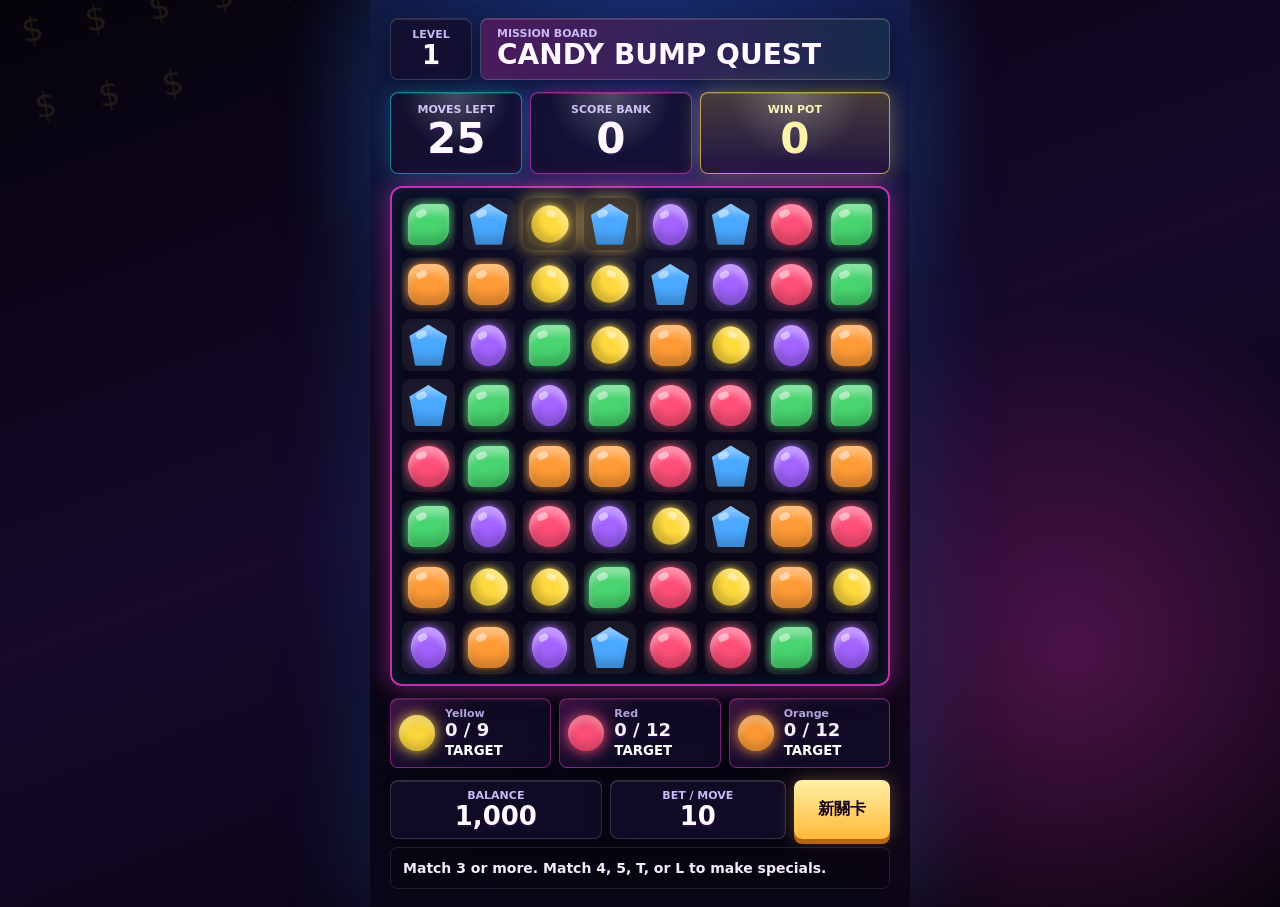
<file: docs/index.html>
<!doctype html>
<html lang="zh-Hant">
  <head>
    <meta charset="utf-8" />
    <meta name="viewport" content="width=device-width, initial-scale=1, maximum-scale=1, user-scalable=no" />
    <title>Candy Bump Quest</title>
    <link rel="stylesheet" href="./style.css" />
  </head>
  <body>
    <main class="game">
      <header class="stage-head">
        <div class="level-badge">
          <span>LEVEL</span>
          <strong id="level">1</strong>
        </div>
        <div class="stage-title">
          <span>MISSION BOARD</span>
          <strong>CANDY BUMP QUEST</strong>
        </div>
      </header>

      <section class="jackpot-panel" aria-label="獎金倍率">
        <div class="jackpot-stat moves-stat">
          <span>MOVES LEFT</span>
          <strong id="moves">25</strong>
        </div>
        <div class="jackpot-stat score-stat">
          <span>SCORE BANK</span>
          <strong id="score">0</strong>
        </div>
        <div class="jackpot-stat prize-stat">
          <span>WIN POT</span>
          <strong id="prize">0</strong>
        </div>
      </section>

      <section class="board-shell" aria-label="糖果盤面">
        <div class="board" id="board"></div>
        <div class="cascade-banner" id="cascadeBanner" aria-hidden="true"></div>
      </section>

      <section class="goals" id="goals" aria-label="關卡任務"></section>

      <footer class="bottom-panel">
        <section class="wallet-row" aria-label="資產與下注">
          <div class="wallet">
            <span>BALANCE</span>
            <strong id="balance">1,000</strong>
          </div>
          <div class="bet-pill">
            <span>BET / MOVE</span>
            <strong id="bet">10</strong>
          </div>
          <button id="newLevel">新關卡</button>
        </section>
        <p id="message" aria-live="polite">交換相鄰糖果，湊成 3 個以上同色。</p>
      </footer>
    </main>

    <section class="jackpot-overlay" id="jackpotOverlay" aria-live="polite" aria-hidden="true">
      <div class="jackpot-card">
        <span>JACKPOT CLEAR</span>
        <strong id="jackpotFormula">0 x 0</strong>
        <b id="jackpotTotal">0</b>
      </div>
    </section>

    <script src="./game.js"></script>
  </body>
</html>
</file>
<file: docs/style.css>
:root {
  color-scheme: dark;
  --bg: #070513;
  --panel: rgba(20, 14, 43, 0.78);
  --panel-strong: rgba(39, 24, 74, 0.9);
  --line: rgba(255, 67, 222, 0.74);
  --cyan: #28e7ff;
  --gold: #ffd45c;
  --text: #fff8ff;
  --muted: #cab8f7;
  --shadow: rgba(0, 0, 0, 0.42);
}

* {
  box-sizing: border-box;
}

body {
  min-height: 100vh;
  margin: 0;
  display: grid;
  place-items: center;
  overflow: hidden;
  font-family: "Microsoft JhengHei", "Segoe UI", system-ui, sans-serif;
  color: var(--text);
  background:
    radial-gradient(circle at 50% 10%, rgba(46, 107, 255, 0.42), transparent 34%),
    radial-gradient(circle at 84% 72%, rgba(255, 55, 200, 0.26), transparent 28%),
    linear-gradient(160deg, #05030a 0%, #16092b 48%, #05030a 100%);
  touch-action: manipulation;
  -webkit-text-size-adjust: 100%;
  overscroll-behavior: none;
}

body::before {
  content: "$ $ $ $ $ $ $ $ $ $ $ $ $ $ $ $ $ $ $ $ $ $ $ $ $ $ $ $ $ $ $ $";
  position: fixed;
  inset: -12%;
  pointer-events: none;
  color: rgba(255, 216, 92, 0.1);
  font-size: 34px;
  line-height: 2.25;
  word-spacing: 32px;
  transform: rotate(-10deg);
}

button {
  font: inherit;
}

.game {
  width: min(100vw, 540px);
  min-height: 100vh;
  display: grid;
  grid-template-rows: auto auto 1fr auto auto;
  gap: 12px;
  padding: 18px clamp(10px, 3vw, 20px);
  position: relative;
  background: linear-gradient(180deg, rgba(25, 51, 126, 0.36), rgba(10, 7, 22, 0.72) 54%);
  box-shadow: 0 0 90px rgba(31, 158, 255, 0.2);
}

.stage-head {
  display: grid;
  grid-template-columns: 82px 1fr;
  gap: 8px;
  align-items: stretch;
}

.level-badge,
.stage-title,
.jackpot-stat,
.wallet,
.bet-pill,
.goal {
  border: 1px solid rgba(255, 255, 255, 0.16);
  border-radius: 8px;
  background: var(--panel);
  box-shadow: 0 8px 24px var(--shadow), inset 0 1px 0 rgba(255, 255, 255, 0.12);
}

.level-badge,
.stage-title,
.jackpot-stat,
.wallet,
.bet-pill {
  min-height: 60px;
  display: grid;
  place-items: center;
  align-content: center;
  text-align: center;
  padding: 8px;
}

.stage-title {
  justify-items: start;
  text-align: left;
  padding-inline: 16px;
  background:
    linear-gradient(90deg, rgba(255, 58, 218, 0.24), rgba(40, 231, 255, 0.12)),
    var(--panel);
}

.stage-title strong {
  font-size: clamp(20px, 4.5vw, 28px);
}

.jackpot-panel {
  display: grid;
  grid-template-columns: 0.82fr 1fr 1.18fr;
  gap: 8px;
}

.jackpot-stat {
  min-height: 82px;
  position: relative;
  overflow: hidden;
}

.jackpot-stat::before {
  content: "";
  position: absolute;
  inset: 0;
  background: radial-gradient(circle at 50% 0, rgba(255, 255, 255, 0.24), transparent 54%);
  pointer-events: none;
}

.jackpot-stat strong {
  position: relative;
  font-size: clamp(28px, 7.2vw, 42px);
}

.moves-stat {
  border-color: rgba(40, 231, 255, 0.52);
  box-shadow: 0 0 22px rgba(40, 231, 255, 0.2), inset 0 1px 0 rgba(255, 255, 255, 0.12);
}

.score-stat {
  border-color: rgba(255, 67, 222, 0.54);
  box-shadow: 0 0 22px rgba(255, 67, 222, 0.2), inset 0 1px 0 rgba(255, 255, 255, 0.12);
}

.prize-stat {
  border-color: rgba(255, 212, 92, 0.7);
  background:
    linear-gradient(180deg, rgba(255, 212, 92, 0.22), rgba(35, 22, 67, 0.84)),
    var(--panel);
  box-shadow: 0 0 24px rgba(255, 212, 92, 0.36), inset 0 1px 0 rgba(255, 255, 255, 0.16);
}

.prize-stat span,
.prize-stat strong {
  color: #fff2a9;
}

span {
  display: block;
  font-size: 11px;
  font-weight: 900;
  color: var(--muted);
}

strong {
  font-size: clamp(19px, 4.6vw, 26px);
  line-height: 1.1;
  text-shadow: 0 2px 0 rgba(66, 18, 108, 0.45);
}

.goals {
  display: grid;
  grid-template-columns: repeat(3, 1fr);
  gap: 8px;
}

.goal {
  min-height: 70px;
  padding: 8px;
  display: grid;
  grid-template-columns: 38px 1fr;
  align-items: center;
  gap: 8px;
  border-color: rgba(255, 67, 222, 0.42);
  background:
    radial-gradient(circle at 0 0, rgba(255, 67, 222, 0.22), transparent 46%),
    var(--panel);
}

.goal.done {
  border-color: rgba(57, 255, 151, 0.72);
  background:
    radial-gradient(circle at 10% 10%, rgba(57, 255, 151, 0.28), transparent 48%),
    var(--panel);
  box-shadow: 0 0 22px rgba(57, 255, 151, 0.42), inset 0 1px 0 rgba(255, 255, 255, 0.16);
}

.goal-candy {
  width: 36px;
  aspect-ratio: 1;
  border-radius: 50%;
  background: var(--c);
  box-shadow:
    inset 0 7px 6px rgba(255, 255, 255, 0.3),
    inset 0 -7px 8px rgba(0, 0, 0, 0.18),
    0 0 14px var(--c);
}

.goal.done .goal-candy {
  filter: saturate(1.25);
}

.goal.done strong::after {
  content: " OK";
  color: #8cffbf;
  font-size: 12px;
}

.goal strong {
  font-size: 18px;
}

.goal small {
  color: #fff;
  font-weight: 900;
}

.board-shell {
  align-self: start;
  position: relative;
  padding: 10px;
  border-radius: 12px;
  background: rgba(10, 7, 26, 0.72);
  border: 2px solid var(--line);
  box-shadow:
    0 0 26px rgba(255, 67, 222, 0.45),
    0 16px 36px rgba(0, 0, 0, 0.42),
    inset 0 0 18px rgba(40, 231, 255, 0.12);
}

.cascade-banner {
  position: absolute;
  left: 50%;
  top: 42%;
  z-index: 6;
  transform: translate(-50%, -50%) scale(0.72);
  opacity: 0;
  pointer-events: none;
  white-space: nowrap;
  color: #fff6a4;
  font-size: clamp(28px, 8vw, 54px);
  font-weight: 1000;
  text-shadow:
    0 3px 0 #6d1a83,
    0 0 18px rgba(255, 212, 92, 0.95),
    0 0 34px rgba(255, 67, 222, 0.8);
}

.cascade-banner.show {
  animation: cascadeBanner var(--banner-duration, 900ms) ease forwards;
}

.board {
  width: 100%;
  aspect-ratio: 1;
  display: grid;
  position: relative;
  grid-template-columns: repeat(8, 1fr);
  grid-template-rows: repeat(8, 1fr);
  gap: clamp(4px, 1.4vw, 8px);
  touch-action: manipulation;
  user-select: none;
  -webkit-user-select: none;
}

.float-score {
  position: absolute;
  z-index: 5;
  pointer-events: none;
  color: rgba(255, 242, 169, 0.92);
  font-size: clamp(12px, 3.2vw, 18px);
  font-weight: 1000;
  text-shadow: 0 2px 0 rgba(90, 24, 100, 0.7), 0 0 10px rgba(255, 212, 92, 0.5);
  animation: floatScore 760ms ease-out forwards;
}

.tile {
  min-width: 0;
  border: 0;
  border-radius: 9px;
  display: grid;
  place-items: center;
  padding: 0;
  cursor: pointer;
  background: rgba(255, 255, 255, 0.08);
  box-shadow: inset 0 0 12px rgba(0, 0, 0, 0.28);
  transition: transform 140ms ease, background 140ms ease;
  touch-action: manipulation;
  -webkit-tap-highlight-color: transparent;
}

.tile.hint {
  background: rgba(255, 212, 92, 0.24);
  box-shadow: 0 0 18px rgba(255, 212, 92, 0.7), inset 0 0 12px rgba(0, 0, 0, 0.28);
}

.tile.selected {
  transform: scale(1.08);
  background: rgba(40, 231, 255, 0.28);
  box-shadow: 0 0 18px rgba(40, 231, 255, 0.6), inset 0 0 12px rgba(0, 0, 0, 0.28);
}

.tile.invalid {
  animation: shake 240ms ease;
}

.tile.pop .candy {
  animation: pop 220ms ease forwards;
}

.tile.special-flash {
  z-index: 2;
  outline: 2px solid rgba(255, 255, 255, 0.9);
  outline-offset: -2px;
  filter: brightness(1.45) saturate(1.2);
}

.tile.upgrade-flash {
  outline: 3px solid rgba(255, 242, 169, 0.98);
  outline-offset: -2px;
  background: rgba(255, 212, 92, 0.22);
  box-shadow: 0 0 24px rgba(255, 212, 92, 0.9), inset 0 0 14px rgba(255, 255, 255, 0.18);
}

.tile.beam-row::before,
.tile.beam-col::before,
.tile.blast-zone::before,
.tile.color-burst::before {
  content: "";
  position: absolute;
  inset: -7px;
  border-radius: 12px;
  pointer-events: none;
}

.tile {
  position: relative;
}

.tile.beam-row::before {
  background: linear-gradient(90deg, rgba(255, 244, 130, 0.08), rgba(255, 244, 130, 0.98), rgba(255, 244, 130, 0.08));
  box-shadow: 0 0 28px rgba(255, 244, 130, 0.9);
}

.tile.beam-col::before {
  background: linear-gradient(0deg, rgba(40, 231, 255, 0.08), rgba(40, 231, 255, 0.98), rgba(40, 231, 255, 0.08));
  box-shadow: 0 0 28px rgba(40, 231, 255, 0.9);
}

.tile.blast-zone::before {
  background: radial-gradient(circle, rgba(255, 255, 255, 0.86), rgba(255, 85, 222, 0.82), rgba(255, 212, 92, 0.34) 64%, transparent 82%);
  box-shadow: 0 0 30px rgba(255, 85, 222, 0.9);
}

.tile.color-burst::before {
  background: radial-gradient(circle, rgba(255, 255, 255, 0.98), rgba(162, 99, 255, 0.72), rgba(255, 67, 222, 0.28) 66%, transparent 82%);
  box-shadow: 0 0 34px rgba(255, 255, 255, 0.88);
}

.board.bomb-burst {
  filter: brightness(1.12);
}

.candy {
  width: 78%;
  aspect-ratio: 1;
  position: relative;
  border-radius: var(--r);
  background: var(--c);
  box-shadow:
    inset 0 9px 7px rgba(255, 255, 255, 0.36),
    inset 0 -9px 9px rgba(0, 0, 0, 0.18),
    0 5px 0 rgba(0, 0, 0, 0.24),
    0 0 10px var(--c);
}

.candy::after {
  content: "";
  position: absolute;
  top: 16%;
  left: 20%;
  width: 28%;
  height: 18%;
  border-radius: 999px;
  background: rgba(255, 255, 255, 0.48);
  transform: rotate(-24deg);
}

.candy.special-h {
  background:
    repeating-linear-gradient(0deg, rgba(255, 255, 255, 0.78) 0 5px, transparent 5px 12px),
    var(--c);
}

.candy.special-v {
  background:
    repeating-linear-gradient(90deg, rgba(255, 255, 255, 0.78) 0 5px, transparent 5px 12px),
    var(--c);
}

.candy.special-wrap {
  outline: 4px solid rgba(255, 255, 255, 0.68);
  outline-offset: -7px;
  box-shadow:
    inset 0 9px 7px rgba(255, 255, 255, 0.36),
    inset 0 -9px 9px rgba(0, 0, 0, 0.18),
    0 0 18px var(--c),
    0 0 28px rgba(255, 255, 255, 0.42);
}

.candy.special-bomb {
  background:
    radial-gradient(circle at 30% 28%, #fff 0 5%, transparent 6%),
    radial-gradient(circle at 68% 32%, #ff4f78 0 8%, transparent 9%),
    radial-gradient(circle at 42% 72%, #48d46f 0 8%, transparent 9%),
    radial-gradient(circle at 74% 68%, #4aa8ff 0 8%, transparent 9%),
    radial-gradient(circle at 30% 52%, #ffd93d 0 7%, transparent 8%),
    radial-gradient(circle, #3a2643 0 62%, #110716 63%);
  box-shadow:
    inset 0 8px 8px rgba(255, 255, 255, 0.22),
    0 0 18px rgba(255, 255, 255, 0.5),
    0 0 30px rgba(255, 67, 222, 0.46);
}

.shape-1 {
  --r: 50%;
}

.shape-2 {
  --r: 14px;
}

.shape-3 {
  --r: 50% 50% 58% 58%;
  transform: rotate(45deg) scale(0.88);
}

.shape-4 {
  --r: 16px 6px 16px 6px;
}

.shape-5 {
  --r: 10px;
  clip-path: polygon(50% 0, 96% 28%, 82% 100%, 18% 100%, 4% 28%);
}

.shape-6 {
  --r: 999px;
  transform: scaleX(0.86);
}

.bottom-panel {
  display: grid;
  gap: 8px;
}

.wallet-row {
  display: grid;
  grid-template-columns: 1.2fr 1fr 96px;
  gap: 8px;
}

.wallet,
.bet-pill {
  min-height: 56px;
}

.wallet-row button {
  min-height: 56px;
  border: 0;
  border-radius: 8px;
  color: #17061d;
  background: linear-gradient(#fff0a7, #ffb938);
  box-shadow: 0 5px 0 #b66613, 0 0 18px rgba(255, 212, 92, 0.28);
  font-weight: 1000;
  cursor: pointer;
}

.bottom-panel p {
  margin: 0;
  min-height: 42px;
  display: grid;
  align-items: center;
  padding: 8px 12px;
  border-radius: 8px;
  background: rgba(0, 0, 0, 0.22);
  border: 1px solid rgba(255, 255, 255, 0.1);
  color: #f4eaff;
  font-size: 14px;
  font-weight: 800;
}

.jackpot-overlay {
  position: fixed;
  inset: 0;
  z-index: 20;
  display: grid;
  place-items: center;
  padding: 24px;
  pointer-events: none;
  opacity: 0;
  background: radial-gradient(circle, rgba(255, 212, 92, 0.2), rgba(9, 5, 18, 0.62) 58%, transparent 72%);
  transition: opacity 260ms ease;
}

.jackpot-overlay.show {
  opacity: 1;
}

.jackpot-card {
  width: min(92vw, 390px);
  border: 2px solid rgba(255, 238, 142, 0.9);
  border-radius: 12px;
  padding: 24px 18px;
  text-align: center;
  background:
    radial-gradient(circle at 50% 0, rgba(255, 238, 142, 0.28), transparent 52%),
    rgba(21, 10, 38, 0.94);
  box-shadow:
    0 0 34px rgba(255, 212, 92, 0.58),
    0 0 70px rgba(255, 67, 222, 0.38),
    inset 0 1px 0 rgba(255, 255, 255, 0.16);
}

.jackpot-card span {
  color: #fff0a3;
  font-size: 14px;
}

.jackpot-card strong {
  margin-top: 8px;
  display: block;
  color: #ffffff;
  font-size: clamp(28px, 8vw, 42px);
}

.jackpot-card b {
  display: block;
  margin-top: 10px;
  color: #ffe35c;
  font-size: clamp(50px, 16vw, 86px);
  line-height: 1;
  text-shadow: 0 4px 0 #7d3b00, 0 0 22px rgba(255, 227, 92, 0.95);
}

@keyframes pop {
  to {
    opacity: 0;
    transform: scale(1.55) rotate(18deg);
  }
}

@keyframes cascadeBanner {
  12% {
    opacity: 1;
    transform: translate(-50%, -50%) scale(1);
  }
  78% {
    opacity: 1;
    transform: translate(-50%, -50%) scale(1);
  }
  to {
    opacity: 0;
    transform: translate(-50%, -50%) scale(1);
  }
}

@keyframes shake {
  20% {
    transform: translateX(-5px);
  }
  50% {
    transform: translateX(5px);
  }
  80% {
    transform: translateX(-3px);
  }
}

@keyframes floatScore {
  from {
    opacity: 0;
    transform: translateY(4px);
  }
  20% {
    opacity: 1;
  }
  to {
    opacity: 0;
    transform: translateY(-18px);
  }
}

@media (max-width: 430px) {
  body {
    background:
      radial-gradient(circle at 50% 10%, rgba(46, 107, 255, 0.22), transparent 34%),
      radial-gradient(circle at 84% 72%, rgba(255, 55, 200, 0.13), transparent 28%),
      linear-gradient(160deg, #05030a 0%, #16092b 48%, #05030a 100%);
  }

  body::before {
    color: rgba(255, 216, 92, 0.045);
  }

  .game {
    gap: 9px;
    padding: 10px;
    box-shadow: 0 0 32px rgba(31, 158, 255, 0.1);
  }

  .brand,
  .meter,
  .scorebar > div,
  .level-badge,
  .stage-title,
  .jackpot-stat,
  .wallet,
  .bet-pill,
  .goal {
    box-shadow: 0 5px 14px rgba(0, 0, 0, 0.34), inset 0 1px 0 rgba(255, 255, 255, 0.07);
  }

  .level-badge,
  .stage-title,
  .jackpot-stat,
  .wallet,
  .bet-pill {
    min-height: 56px;
  }

  .jackpot-panel {
    grid-template-columns: repeat(3, 1fr);
  }

  .jackpot-stat strong {
    font-size: clamp(22px, 7vw, 32px);
  }

  .prize-stat {
    box-shadow: 0 0 12px rgba(255, 212, 92, 0.22), inset 0 1px 0 rgba(255, 255, 255, 0.08);
  }

  .goal {
    grid-template-columns: 1fr;
    justify-items: center;
    text-align: center;
    min-height: 92px;
  }

  .wallet-row {
    grid-template-columns: 1fr 1fr 92px;
  }

  .wallet-row button {
    min-height: 46px;
  }

  .board-shell {
    box-shadow:
      0 0 12px rgba(255, 67, 222, 0.2),
      0 10px 24px rgba(0, 0, 0, 0.36),
      inset 0 0 10px rgba(40, 231, 255, 0.06);
  }

  .tile.hint {
    background: rgba(255, 212, 92, 0.14);
    box-shadow: 0 0 8px rgba(255, 212, 92, 0.36), inset 0 0 8px rgba(0, 0, 0, 0.24);
  }

  .candy {
    box-shadow:
      inset 0 5px 5px rgba(255, 255, 255, 0.2),
      inset 0 -7px 8px rgba(0, 0, 0, 0.16),
      0 4px 0 rgba(0, 0, 0, 0.22),
      0 0 4px rgba(255, 255, 255, 0.12),
      0 0 4px color-mix(in srgb, var(--c), transparent 35%);
  }

  .candy::after {
    background: rgba(255, 255, 255, 0.22);
  }

  .candy.special-wrap,
  .candy.special-bomb,
  .tile.upgrade-flash,
  .tile.special-flash {
    box-shadow: 0 0 10px rgba(255, 212, 92, 0.32), inset 0 0 8px rgba(0, 0, 0, 0.22);
    filter: brightness(1.08) saturate(1.08);
  }

  .tile.beam-row::before,
  .tile.beam-col::before,
  .tile.blast-zone::before,
  .tile.color-burst::before {
    opacity: 0.58;
    box-shadow: 0 0 12px rgba(255, 255, 255, 0.34);
  }

  .float-score {
    color: rgba(255, 242, 169, 0.78);
    text-shadow: 0 1px 0 rgba(90, 24, 100, 0.55), 0 0 5px rgba(255, 212, 92, 0.35);
  }

  .jackpot-card {
    box-shadow:
      0 0 18px rgba(255, 212, 92, 0.38),
      0 0 34px rgba(255, 67, 222, 0.22),
      inset 0 1px 0 rgba(255, 255, 255, 0.1);
  }
}
</file>
